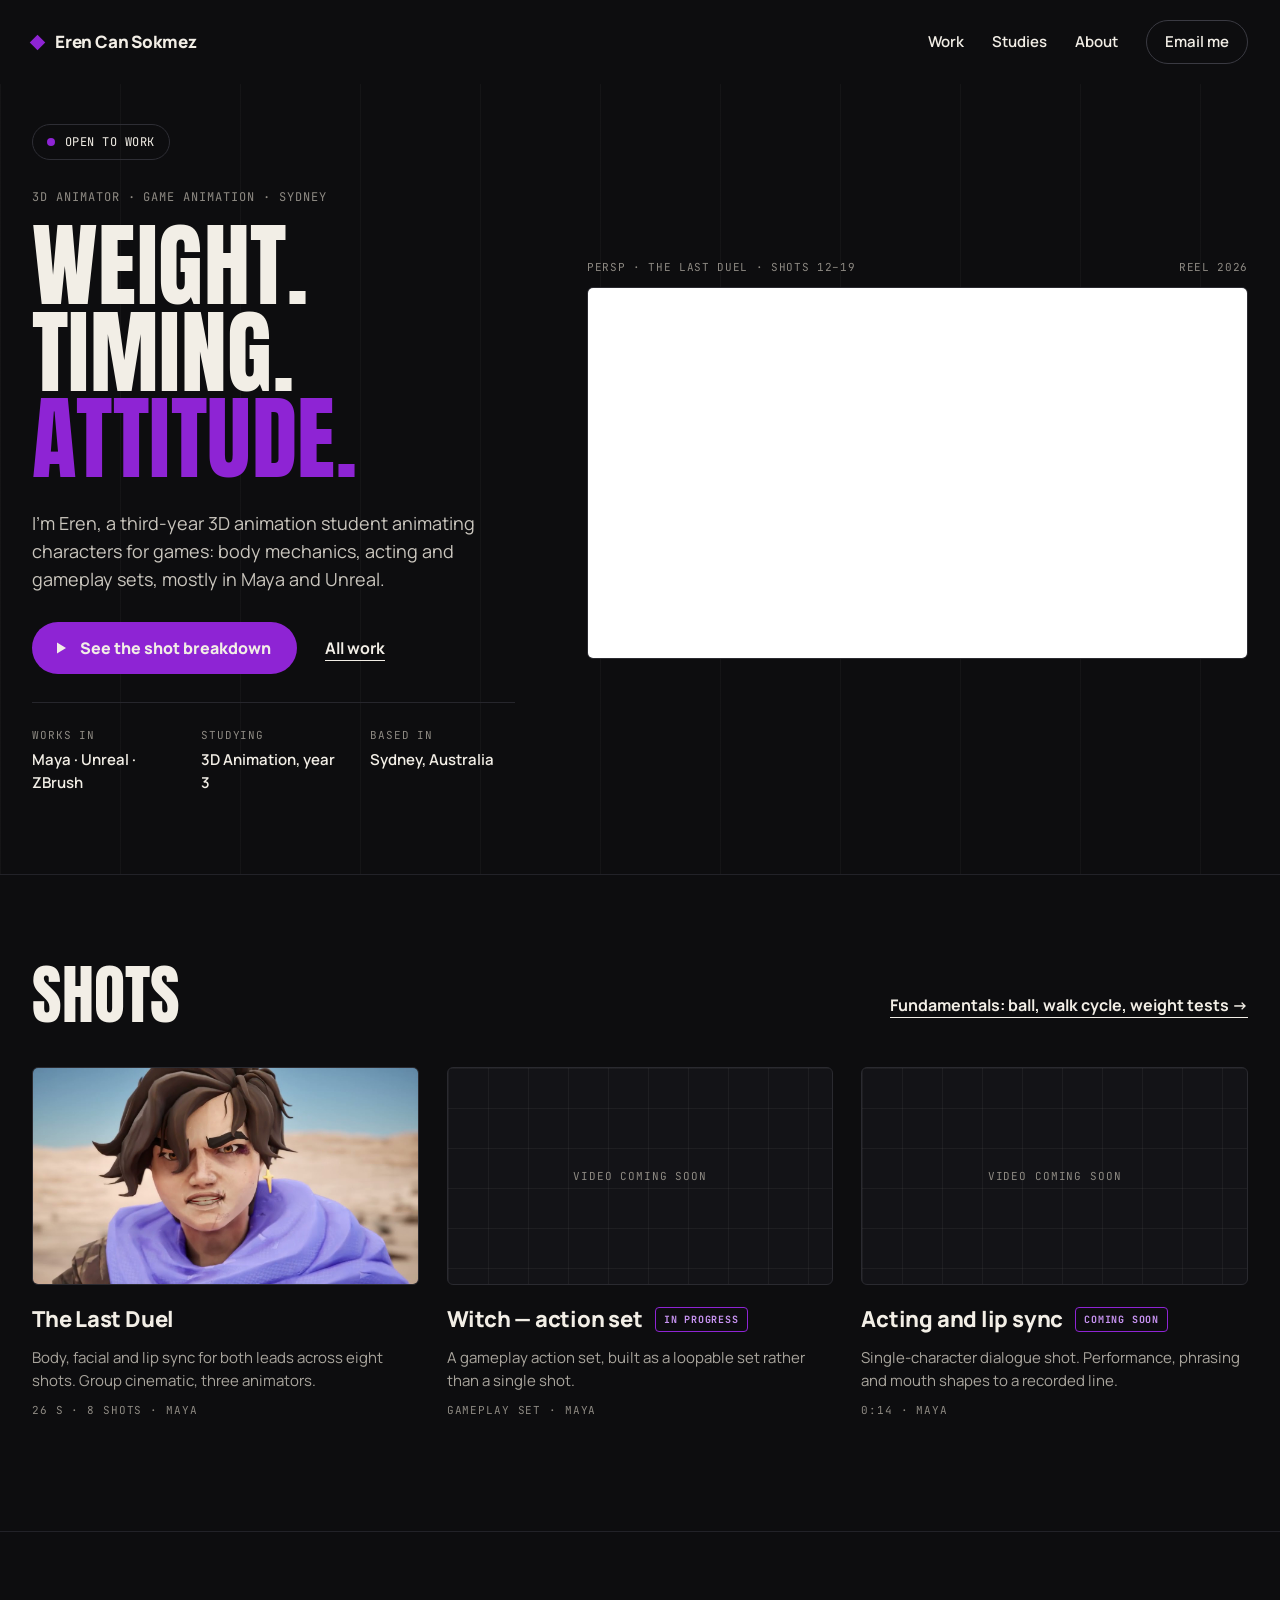
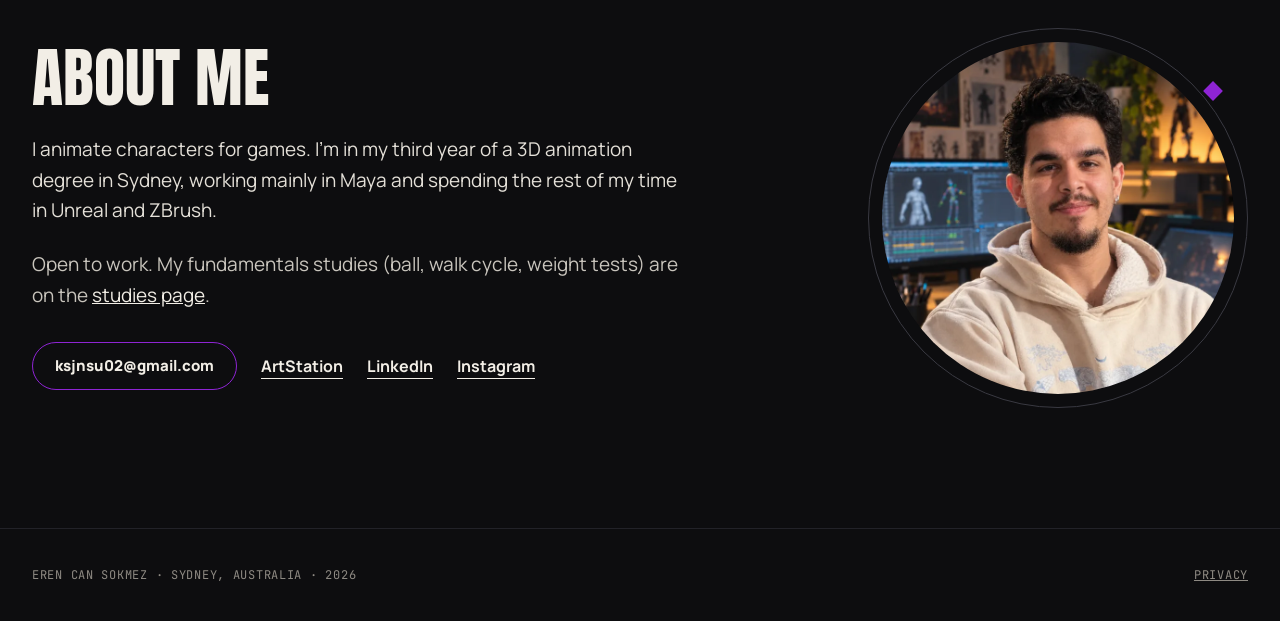
<file: index.html>
<!DOCTYPE html>
<html lang="en">
<head>
<meta charset="utf-8">
<meta name="viewport" content="width=device-width, initial-scale=1">
<title>Eren Can Sokmez — 3D Animator</title>
<meta name="description" content="Game animation portfolio. Sydney, Australia.">
<link rel="preconnect" href="https://fonts.googleapis.com">
<link rel="preconnect" href="https://fonts.gstatic.com" crossorigin>
<link href="https://fonts.googleapis.com/css2?family=Anton&family=JetBrains+Mono:wght@400;500;700&family=Manrope:wght@400;500;600;700;800&display=swap" rel="stylesheet">
<link rel="stylesheet" href="styles.css">
</head>
<body>

<header class="wrap masthead">
  <a class="mark" href="index.html">Eren Can Sokmez</a>
  <nav aria-label="Primary">
    <a href="#work">Work</a>
    <a href="fundamentals.html">Studies</a>
    <a href="#about">About</a>
    <a class="pill-link" href="#about" data-email="moc.liamg@20usnjsk">Email me</a>
  </nav>
</header>

<main>

<!-- ============ HERO ============ -->
<section class="hero">
  <div class="wrap hero-inner">

    <div class="hero-copy">
      <span class="status-pill"><span class="dot" aria-hidden="true"></span>Open to work</span>
      <div class="hero-title">
        <p class="label">3D animator · Game animation · Sydney</p>
        <h1>
          <span class="visually-hidden">Eren Can Sokmez, 3D animator: </span>
          <span class="rise">Weight.</span>
          <span class="rise">Timing.</span>
          <span class="rise accent">Attitude.</span>
        </h1>
      </div>
      <p class="lead">I'm Eren, a third-year 3D animation student animating characters for games: body mechanics, acting and gameplay sets, mostly in Maya and Unreal.</p>
      <div class="cta-row">
        <a class="btn" href="last-duel.html">
          <svg aria-hidden="true" width="14" height="14" viewBox="0 0 14 14"><path d="M3 1.5v11l9-5.5z" fill="currentColor"/></svg>
          See the shot breakdown
        </a>
        <a class="text-link" href="#work">All work</a>
      </div>
      <dl class="facts-row">
        <div><dt>Works in</dt><dd>Maya · Unreal · ZBrush</dd></div>
        <div><dt>Studying</dt><dd>3D Animation, year 3</dd></div>
        <div><dt>Based in</dt><dd>Sydney, Australia</dd></div>
      </dl>
    </div>

    <div class="reel" id="reel">
      <div class="vp-bar">
        <span>persp · The Last Duel · shots 12–19</span>
        <span>Reel 2026</span>
      </div>
      <!-- Plays only Eren's shots (1:29–1:55 of the group film) and loops them.
           To change the section, edit start/end in the address AND data-start/data-end. -->
      <div class="frame">
        <iframe id="reel-player"
                src="https://www.youtube-nocookie.com/embed/w487xuELWTc?start=89&end=115&autoplay=1&mute=1&playsinline=1&rel=0&modestbranding=1&enablejsapi=1"
                data-start="89" data-end="115"
                title="The Last Duel — Eren's shots 12 to 19"
                allow="autoplay; fullscreen; picture-in-picture"
                allowfullscreen></iframe>
      </div>
      <div class="timeline-wrap" data-timeline hidden>
        <div class="timeline">
        <button type="button" class="tl-btn" data-state="paused" aria-label="Play reel">
          <svg class="i-pause" aria-hidden="true" width="14" height="14" viewBox="0 0 14 14"><path d="M3.5 2v10M10.5 2v10" stroke="currentColor" stroke-width="2.2" stroke-linecap="round"/></svg>
          <svg class="i-play" aria-hidden="true" width="14" height="14" viewBox="0 0 14 14"><path d="M3.5 1.5v11l9-5.5z" fill="currentColor"/></svg>
        </button>
        <div class="tl">
          <div class="tl-ruler" aria-hidden="true"></div>
          <div class="tl-fill" aria-hidden="true"></div>
          <div class="tl-nums" aria-hidden="true">
            <span style="left:0">1:29</span>
            <span style="left:23.08%">1:35</span>
            <span style="left:50%">1:42</span>
            <span style="left:73.08%">1:48</span>
            <span style="left:100%">1:55</span>
          </div>
          <div class="tl-head" aria-hidden="true"></div>
          <label for="reel-scrub" class="visually-hidden">Scrub through the reel frame by frame</label>
          <input id="reel-scrub" type="range" min="0" max="624" step="1" value="0">
        </div>
        <div class="tl-read">
          <strong><span data-frame>001</span><span class="of"> / <span data-total>624</span></span></strong>
          <small>24 fps</small>
        </div>
        </div>
        <p class="caption">Drag the timeline to scrub my shots frame by frame</p>
      </div>
    </div>

  </div>
</section>

<!-- ============ SHOTS — duplicate an <li> for each new piece ============ -->
<section class="section" id="work">
  <div class="wrap">
    <div class="section-head">
      <h2 class="display">Shots</h2>
      <a class="text-link" href="fundamentals.html">Fundamentals: ball, walk cycle, weight tests →</a>
    </div>
    <ul class="shots">

      <li class="shot">
        <a href="last-duel.html">
          <div class="frame"><img src="images/last-duel.jpg" alt="Still from The Last Duel"></div>
          <div class="shot-body">
            <h3>The Last Duel</h3>
            <p>Body, facial and lip sync for both leads across eight shots. Group cinematic, three animators.</p>
            <p class="meta">26 s · 8 shots · Maya</p>
          </div>
        </a>
      </li>

      <li class="shot">
        <a href="witch.html">
          <div class="frame grid-bg"><span class="tile-label">Video coming soon</span></div>
          <div class="shot-body">
            <div class="title-row"><h3>Witch — action set</h3><span class="badge">In progress</span></div>
            <p>A gameplay action set, built as a loopable set rather than a single shot.</p>
            <p class="meta">Gameplay set · Maya</p>
          </div>
        </a>
      </li>

      <li class="shot">
        <a href="acting-lipsync.html">
          <div class="frame grid-bg"><span class="tile-label">Video coming soon</span></div>
          <div class="shot-body">
            <div class="title-row"><h3>Acting and lip sync</h3><span class="badge">Coming soon</span></div>
            <p>Single-character dialogue shot. Performance, phrasing and mouth shapes to a recorded line.</p>
            <p class="meta">0:14 · Maya</p>
          </div>
        </a>
      </li>

    </ul>
  </div>
</section>

<!-- ============ ABOUT ============ -->
<section class="divided" id="about">
  <div class="wrap about">
    <div class="about-text">
      <h2 class="display">About me</h2>
      <p>I animate characters for games. I'm in my third year of a 3D animation degree in Sydney, working mainly in Maya and spending the rest of my time in Unreal and ZBrush.</p>
      <p class="quiet">Open to work. My fundamentals studies (ball, walk cycle, weight tests) are on the <a href="fundamentals.html">studies page</a>.</p>
      <div class="contact-row">
        <span class="email-pill"><span class="email" title="Written in reverse: read it backwards, or turn on JavaScript for a clickable link.">moc.liamg@20usnjsk</span></span>
        <a class="text-link" href="https://www.artstation.com/kosajin5" target="_blank" rel="noopener noreferrer">ArtStation</a>
        <a class="text-link" href="https://www.linkedin.com/in/eren-can-sokmez-076795239/" target="_blank" rel="noopener noreferrer">LinkedIn</a>
        <a class="text-link" href="https://www.instagram.com/kosajin3d/" target="_blank" rel="noopener noreferrer">Instagram</a>
      </div>
    </div>
    <div class="portrait-wrap">
      <div class="portrait">
        <img src="images/eren-portrait.webp" width="760" height="760" loading="lazy" alt="Eren Can Sokmez at his desk, with a Maya rig on the monitor behind him">
      </div>
    </div>
  </div>
</section>

</main>

<footer class="site-foot">
  <div class="wrap">
    <p>Eren Can Sokmez · Sydney, Australia · 2026</p>
    <a href="privacy.html">Privacy</a>
  </div>
</footer>

<script src="script.js"></script>
</body>
</html>
</file>
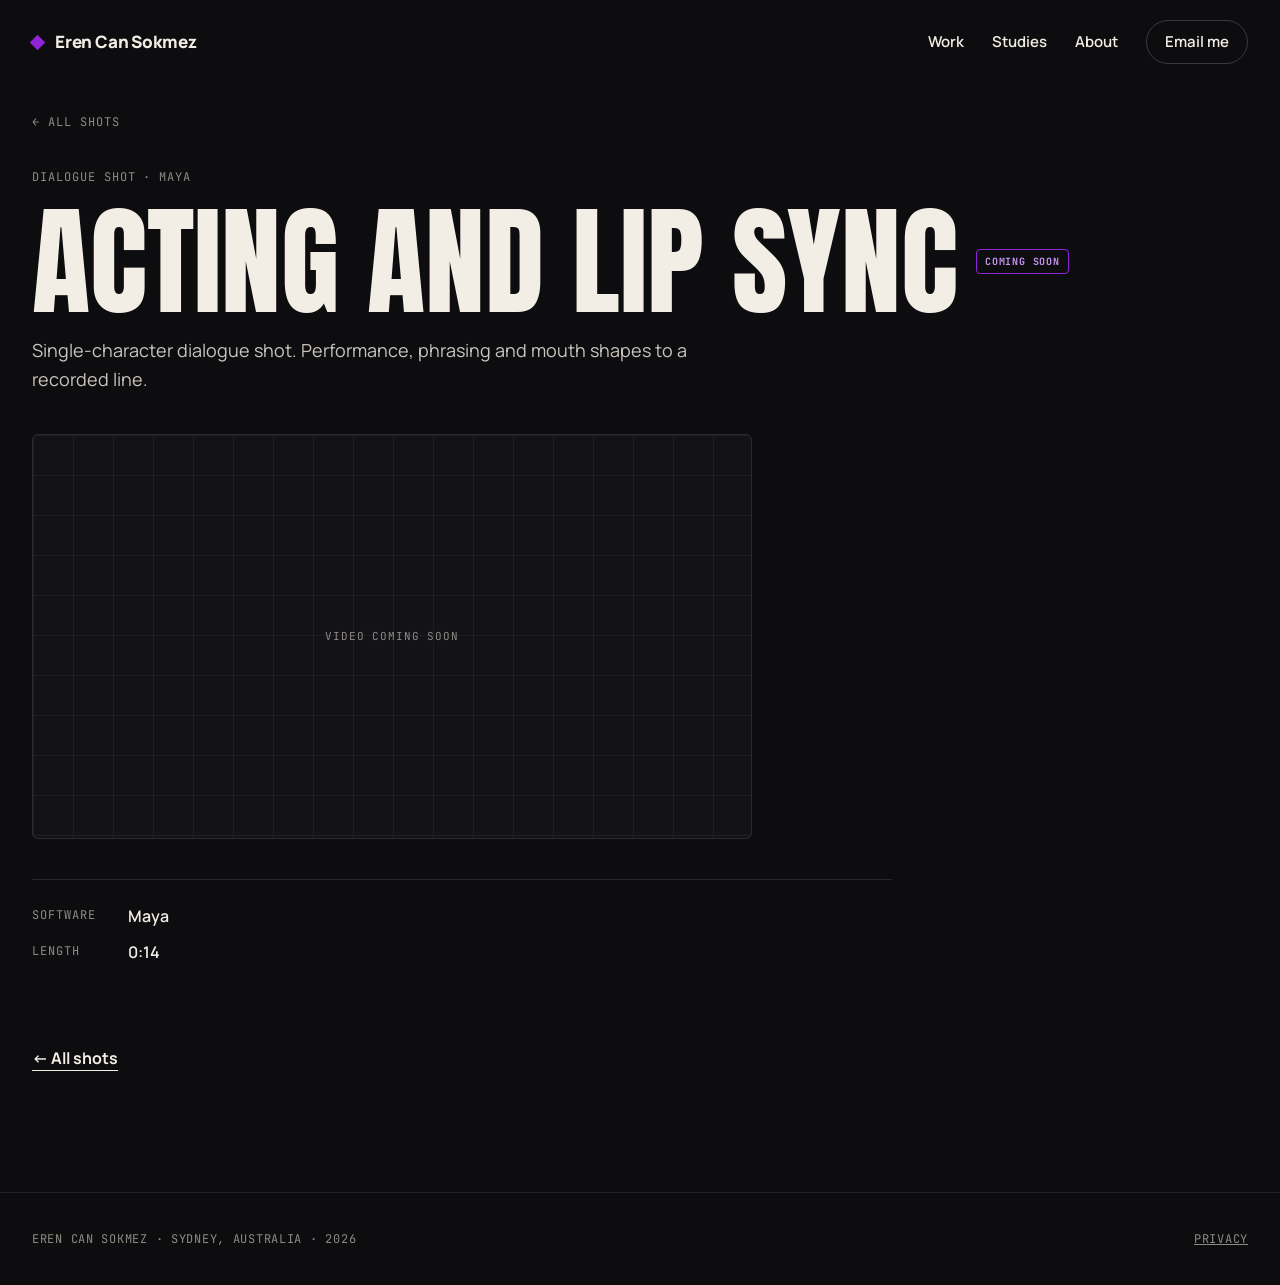
<file: acting-lipsync.html>
<!DOCTYPE html>
<html lang="en">
<head>
<meta charset="utf-8">
<meta name="viewport" content="width=device-width, initial-scale=1">
<title>Acting and lip sync — Eren Can Sokmez</title>
<link rel="preconnect" href="https://fonts.googleapis.com">
<link rel="preconnect" href="https://fonts.gstatic.com" crossorigin>
<link href="https://fonts.googleapis.com/css2?family=Anton&family=JetBrains+Mono:wght@400;500;700&family=Manrope:wght@400;500;600;700;800&display=swap" rel="stylesheet">
<link rel="stylesheet" href="styles.css">
</head>
<body>

<header class="wrap masthead">
  <a class="mark" href="index.html">Eren Can Sokmez</a>
  <nav aria-label="Primary">
    <a href="index.html#work">Work</a>
    <a href="fundamentals.html">Studies</a>
    <a href="index.html#about">About</a>
    <a class="pill-link" href="index.html#about" data-email="moc.liamg@20usnjsk">Email me</a>
  </nav>
</header>

<main class="wrap page">

  <a class="crumb" href="index.html#work">&larr; All shots</a>

  <div class="page-head">
    <p class="label">Dialogue shot · Maya</p>
    <div class="title-row"><h1>Acting and lip sync</h1><span class="badge">Coming soon</span></div>
    <p class="intro">Single-character dialogue shot. Performance, phrasing and mouth shapes to a recorded line.</p>
  </div>

  <!-- When the video is on YouTube, swap this tile for:
       <iframe src="https://www.youtube-nocookie.com/embed/VIDEO_ID?rel=0&modestbranding=1"
               title="Acting and lip sync" allow="fullscreen; picture-in-picture"
               allowfullscreen loading="lazy"></iframe> -->
  <div class="frame grid-bg"><span class="tile-label">Video coming soon</span></div>

  <dl class="facts">
    <dt>Software</dt><dd>Maya</dd>
    <dt>Length</dt><dd>0:14</dd>
  </dl>

  <p class="back"><a class="text-link" href="index.html#work">&larr; All shots</a></p>

</main>

<footer class="site-foot">
  <div class="wrap">
    <p>Eren Can Sokmez · Sydney, Australia · 2026</p>
    <a href="privacy.html">Privacy</a>
  </div>
</footer>

<script src="script.js"></script>
</body>
</html>
</file>
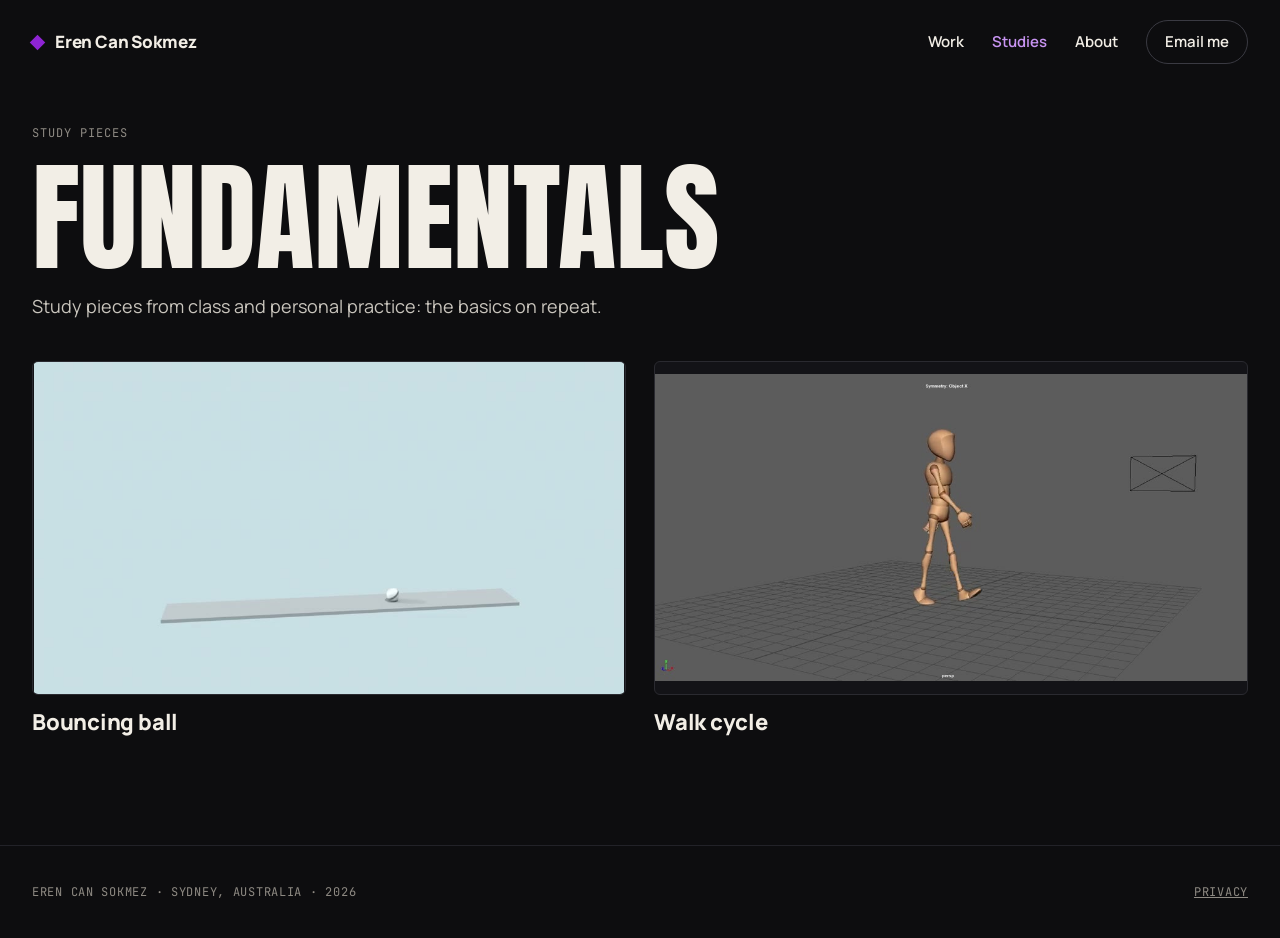
<file: fundamentals.html>
<!DOCTYPE html>
<html lang="en">
<head>
<meta charset="utf-8">
<meta name="viewport" content="width=device-width, initial-scale=1">
<title>Fundamentals — Eren Can Sokmez</title>
<meta name="description" content="Animation fundamentals studies: bouncing ball, walk cycle, weight tests.">
<link rel="preconnect" href="https://fonts.googleapis.com">
<link rel="preconnect" href="https://fonts.gstatic.com" crossorigin>
<link href="https://fonts.googleapis.com/css2?family=Anton&family=JetBrains+Mono:wght@400;500;700&family=Manrope:wght@400;500;600;700;800&display=swap" rel="stylesheet">
<link rel="stylesheet" href="styles.css">
</head>
<body>

<header class="wrap masthead">
  <a class="mark" href="index.html">Eren Can Sokmez</a>
  <nav aria-label="Primary">
    <a href="index.html#work">Work</a>
    <a href="fundamentals.html" aria-current="page">Studies</a>
    <a href="index.html#about">About</a>
    <a class="pill-link" href="index.html#about" data-email="moc.liamg@20usnjsk">Email me</a>
  </nav>
</header>

<main class="wrap page">

  <div class="page-head">
    <p class="label">Study pieces</p>
    <h1>Fundamentals</h1>
    <p class="intro">Study pieces from class and personal practice: the basics on repeat.</p>
  </div>

  <!-- ============ STUDIES — duplicate an <li> for each new clip ============ -->
  <ul class="studies">

    <li class="study">
      <div class="frame">
        <video class="auto-clip" autoplay muted loop playsinline preload="metadata"
               aria-label="Bouncing ball study: a ball bouncing along a ramp, silent looping clip"
               poster="images/bouncing-ball-poster.jpg">
          <source src="videos/bouncing-ball-web.mp4" type="video/mp4">
        </video>
      </div>
      <h2>Bouncing ball</h2>
    </li>

    <li class="study">
      <div class="frame">
        <video class="auto-clip" autoplay muted loop playsinline preload="metadata"
               aria-label="Walk cycle study: a mannequin character walking, silent looping clip"
               poster="images/walk-cycle-poster.jpg">
          <source src="videos/walk-cycle-web.mp4" type="video/mp4">
        </video>
      </div>
      <h2>Walk cycle</h2>
    </li>

  </ul>

</main>

<footer class="site-foot">
  <div class="wrap">
    <p>Eren Can Sokmez · Sydney, Australia · 2026</p>
    <a href="privacy.html">Privacy</a>
  </div>
</footer>

<script src="script.js"></script>
</body>
</html>
</file>
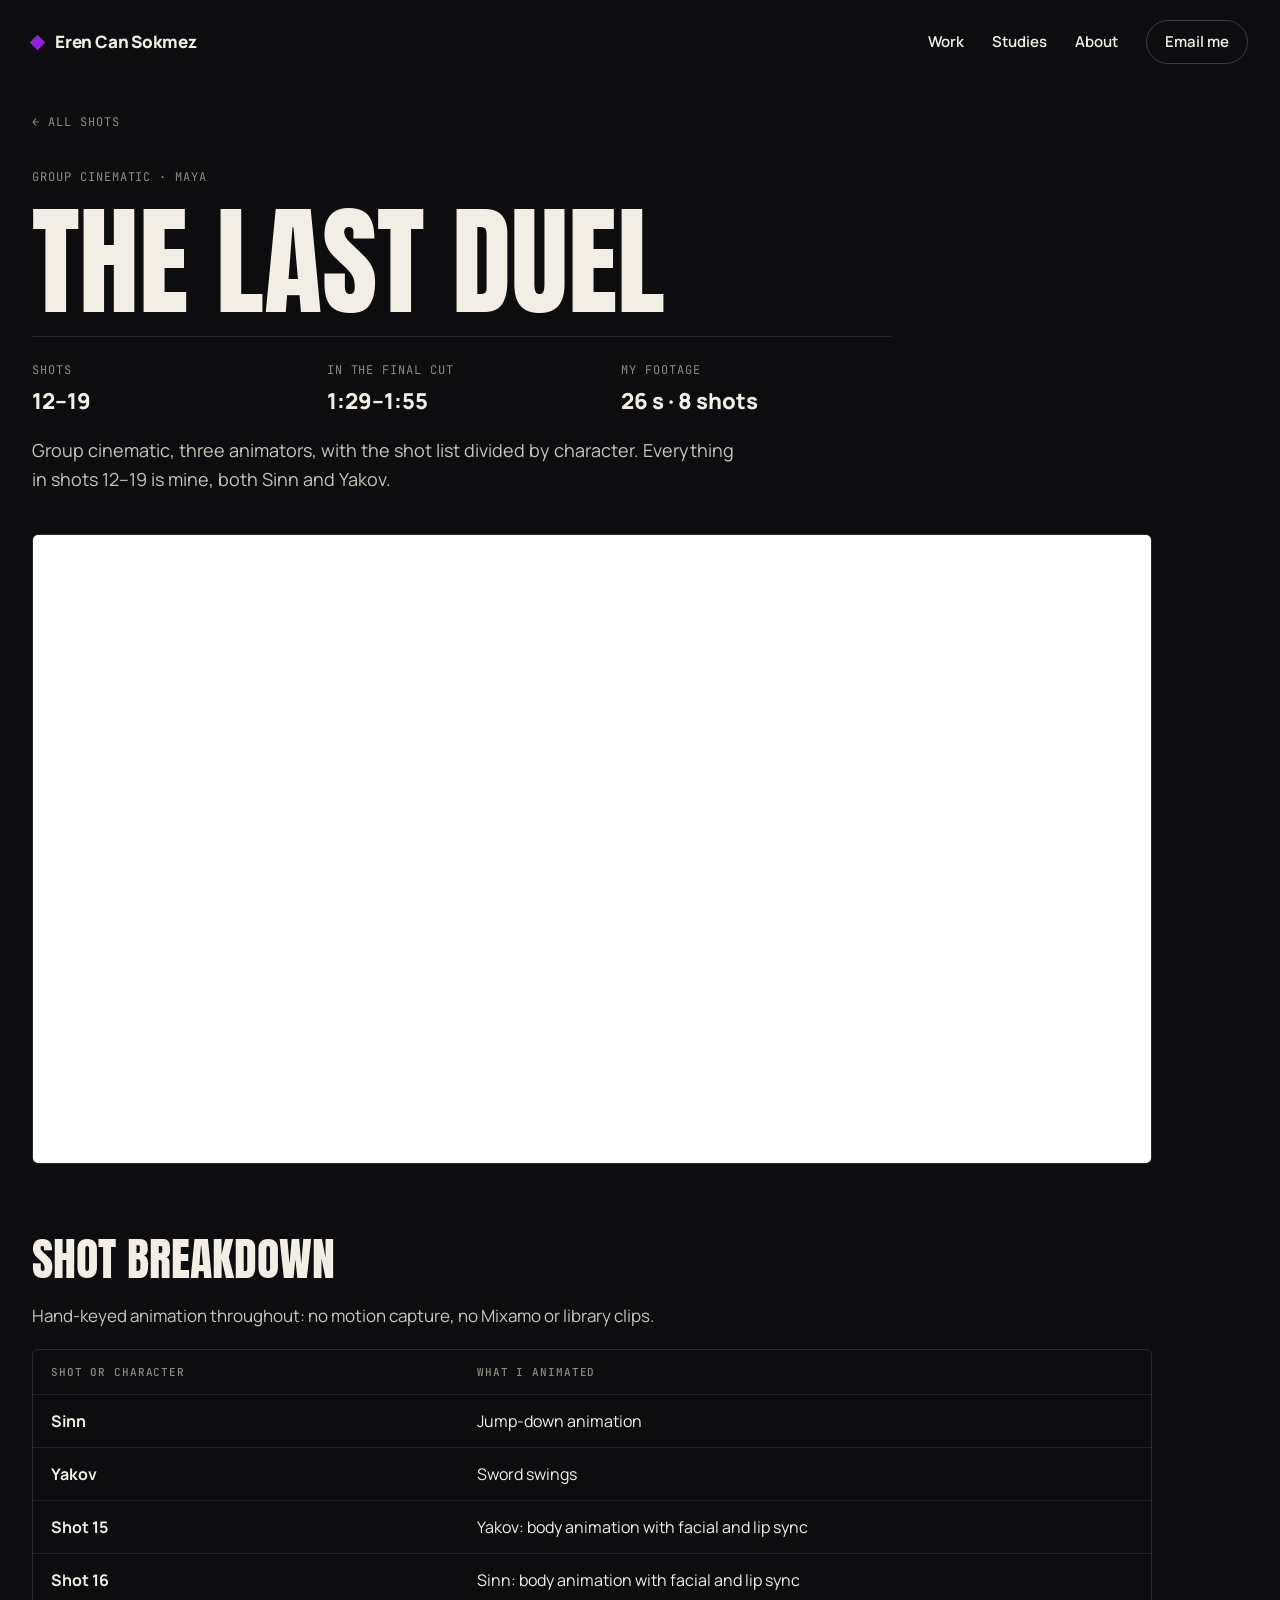
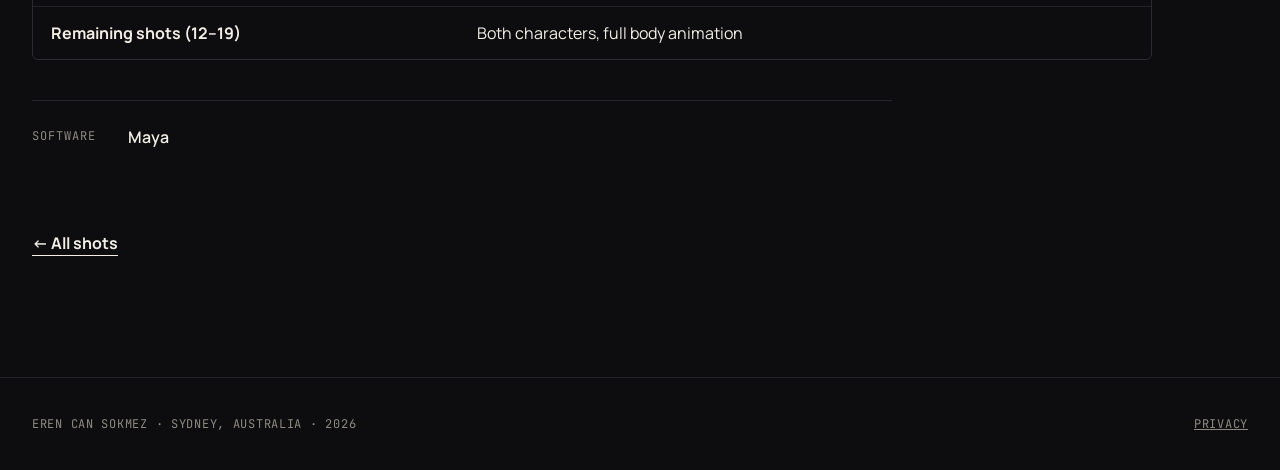
<file: last-duel.html>
<!DOCTYPE html>
<html lang="en">
<head>
<meta charset="utf-8">
<meta name="viewport" content="width=device-width, initial-scale=1">
<title>The Last Duel — Eren Can Sokmez</title>
<link rel="preconnect" href="https://fonts.googleapis.com">
<link rel="preconnect" href="https://fonts.gstatic.com" crossorigin>
<link href="https://fonts.googleapis.com/css2?family=Anton&family=JetBrains+Mono:wght@400;500;700&family=Manrope:wght@400;500;600;700;800&display=swap" rel="stylesheet">
<link rel="stylesheet" href="styles.css">
</head>
<body>

<header class="wrap masthead">
  <a class="mark" href="index.html">Eren Can Sokmez</a>
  <nav aria-label="Primary">
    <a href="index.html#work">Work</a>
    <a href="fundamentals.html">Studies</a>
    <a href="index.html#about">About</a>
    <a class="pill-link" href="index.html#about" data-email="moc.liamg@20usnjsk">Email me</a>
  </nav>
</header>

<main class="wrap page">

  <a class="crumb" href="index.html#work">&larr; All shots</a>

  <div class="page-head">
    <p class="label">Group cinematic · Maya</p>
    <h1>The Last Duel</h1>
    <div class="stats">
      <div><span class="label">Shots</span><span class="v">12–19</span></div>
      <div><span class="label">In the final cut</span><span class="v">1:29–1:55</span></div>
      <div><span class="label">My footage</span><span class="v">26 s · 8 shots</span></div>
    </div>
    <p class="intro">Group cinematic, three animators, with the shot list divided by character.
       Everything in shots 12–19 is mine, both Sinn and Yakov.</p>
  </div>

  <!-- Full group film on YouTube. start/end (in seconds) play just Eren's
       shots (1:29–1:55) by default. Change these if the edit changes. -->
  <div class="frame">
    <iframe src="https://www.youtube-nocookie.com/embed/w487xuELWTc?start=89&end=115&rel=0&modestbranding=1"
            title="The Last Duel — final animation"
            allow="fullscreen; picture-in-picture"
            allowfullscreen loading="lazy"></iframe>
  </div>

  <h2>Shot breakdown</h2>

  <p class="claim">Hand-keyed animation throughout: no motion capture, no Mixamo or library clips.</p>

  <div class="table-wrap">
    <table>
      <thead>
        <tr><th scope="col">Shot or character</th><th scope="col">What I animated</th></tr>
      </thead>
      <tbody>
        <tr><td>Sinn</td><td>Jump-down animation</td></tr>
        <tr><td>Yakov</td><td>Sword swings</td></tr>
        <tr><td>Shot 15</td><td>Yakov: body animation with facial and lip sync</td></tr>
        <tr><td>Shot 16</td><td>Sinn: body animation with facial and lip sync</td></tr>
        <tr><td>Remaining shots (12–19)</td><td>Both characters, full body animation</td></tr>
      </tbody>
    </table>
  </div>

  <dl class="facts">
    <dt>Software</dt><dd>Maya</dd>
  </dl>

  <p class="back"><a class="text-link" href="index.html#work">&larr; All shots</a></p>

</main>

<footer class="site-foot">
  <div class="wrap">
    <p>Eren Can Sokmez · Sydney, Australia · 2026</p>
    <a href="privacy.html">Privacy</a>
  </div>
</footer>

<script src="script.js"></script>
</body>
</html>
</file>
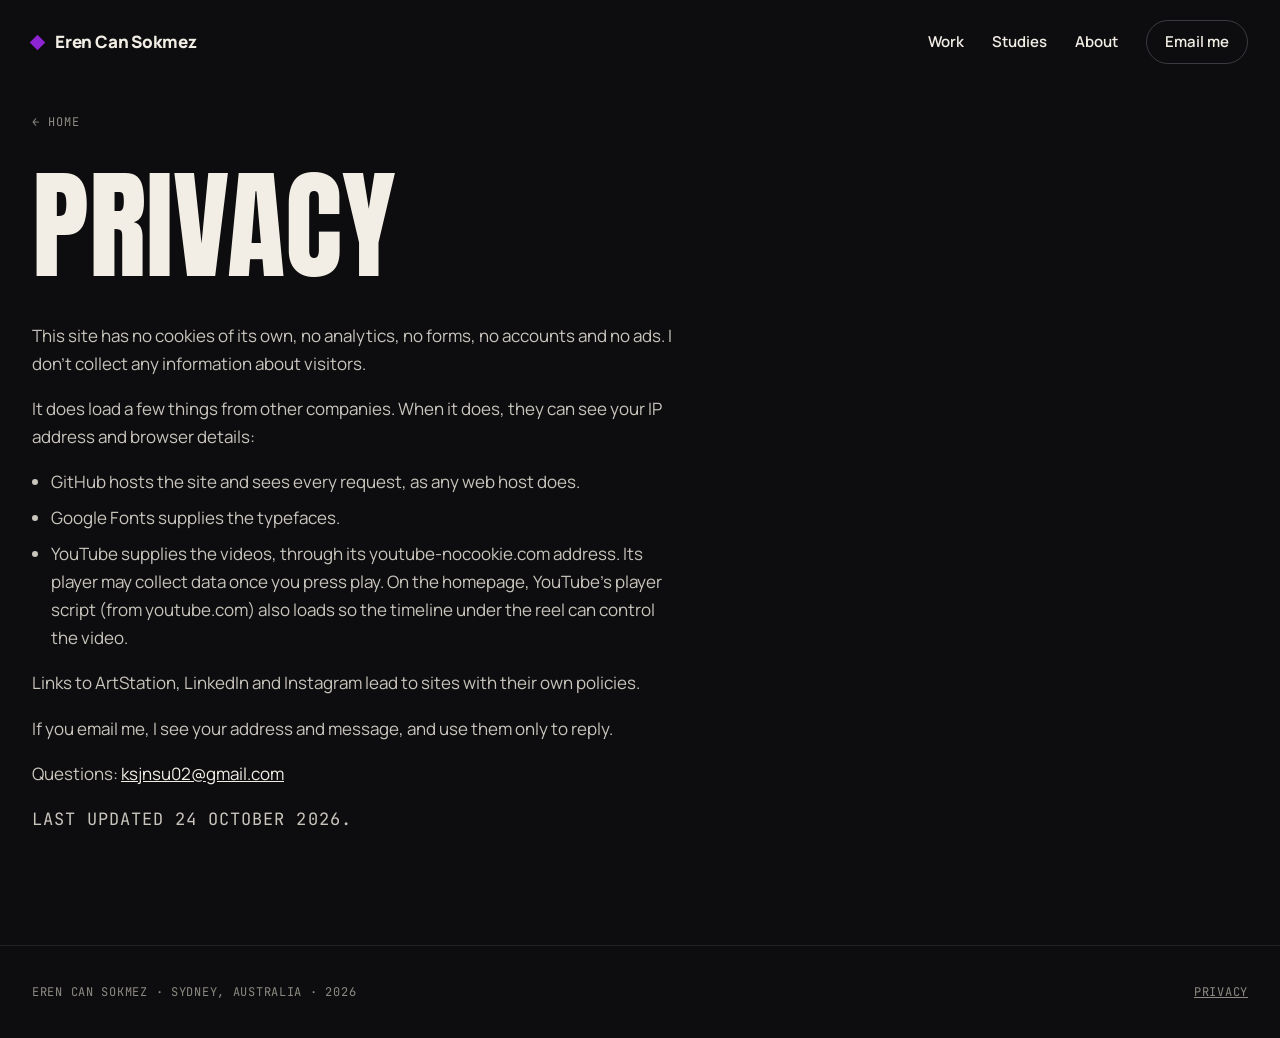
<file: privacy.html>
<!DOCTYPE html>
<html lang="en">
<head>
<meta charset="utf-8">
<meta name="viewport" content="width=device-width, initial-scale=1">
<title>Privacy — Eren Can Sokmez</title>
<link rel="preconnect" href="https://fonts.googleapis.com">
<link rel="preconnect" href="https://fonts.gstatic.com" crossorigin>
<link href="https://fonts.googleapis.com/css2?family=Anton&family=JetBrains+Mono:wght@400;500;700&family=Manrope:wght@400;500;600;700;800&display=swap" rel="stylesheet">
<link rel="stylesheet" href="styles.css">
</head>
<body>

<header class="wrap masthead">
  <a class="mark" href="index.html">Eren Can Sokmez</a>
  <nav aria-label="Primary">
    <a href="index.html#work">Work</a>
    <a href="fundamentals.html">Studies</a>
    <a href="index.html#about">About</a>
    <a class="pill-link" href="index.html#about" data-email="moc.liamg@20usnjsk">Email me</a>
  </nav>
</header>

<main class="wrap page">

  <a class="crumb" href="index.html">&larr; Home</a>

  <div class="page-head">
    <h1>Privacy</h1>
  </div>

  <div class="prose">
    <p>This site has no cookies of its own, no analytics, no forms, no accounts
       and no ads. I don't collect any information about visitors.</p>

    <p>It does load a few things from other companies. When it does, they can
       see your IP address and browser details:</p>

    <ul>
      <li>GitHub hosts the site and sees every request, as any web host does.</li>
      <li>Google Fonts supplies the typefaces.</li>
      <li>YouTube supplies the videos, through its youtube-nocookie.com address.
          Its player may collect data once you press play. On the homepage,
          YouTube's player script (from youtube.com) also loads so the timeline
          under the reel can control the video.</li>
    </ul>

    <p>Links to ArtStation, LinkedIn and Instagram lead to sites with their own policies.</p>

    <p>If you email me, I see your address and message, and use them only to
       reply.</p>

    <p>Questions: <span class="email" title="Written in reverse: read it backwards, or turn on JavaScript for a clickable link.">moc.liamg@20usnjsk</span></p>

    <p class="caption">Last updated 24 October 2026.</p>
  </div>

</main>

<footer class="site-foot">
  <div class="wrap">
    <p>Eren Can Sokmez · Sydney, Australia · 2026</p>
    <a href="privacy.html">Privacy</a>
  </div>
</footer>

<script src="script.js"></script>
</body>
</html>
</file>
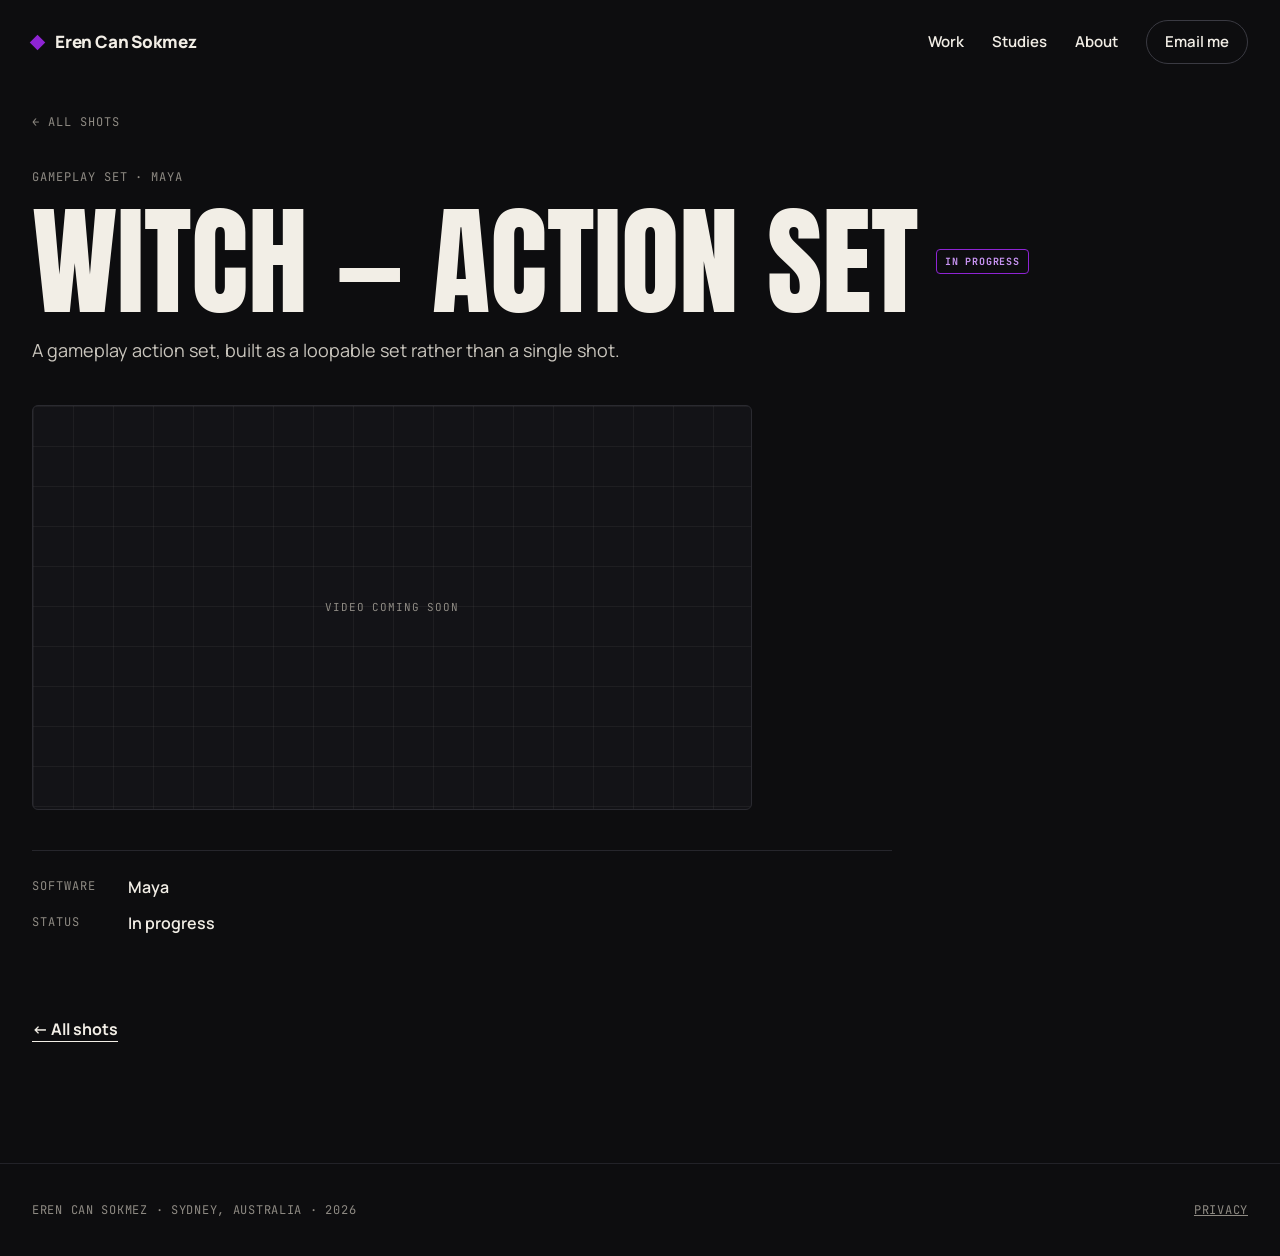
<file: witch.html>
<!DOCTYPE html>
<html lang="en">
<head>
<meta charset="utf-8">
<meta name="viewport" content="width=device-width, initial-scale=1">
<title>Witch — action set — Eren Can Sokmez</title>
<link rel="preconnect" href="https://fonts.googleapis.com">
<link rel="preconnect" href="https://fonts.gstatic.com" crossorigin>
<link href="https://fonts.googleapis.com/css2?family=Anton&family=JetBrains+Mono:wght@400;500;700&family=Manrope:wght@400;500;600;700;800&display=swap" rel="stylesheet">
<link rel="stylesheet" href="styles.css">
</head>
<body>

<header class="wrap masthead">
  <a class="mark" href="index.html">Eren Can Sokmez</a>
  <nav aria-label="Primary">
    <a href="index.html#work">Work</a>
    <a href="fundamentals.html">Studies</a>
    <a href="index.html#about">About</a>
    <a class="pill-link" href="index.html#about" data-email="moc.liamg@20usnjsk">Email me</a>
  </nav>
</header>

<main class="wrap page">

  <a class="crumb" href="index.html#work">&larr; All shots</a>

  <div class="page-head">
    <p class="label">Gameplay set · Maya</p>
    <div class="title-row"><h1>Witch — action set</h1><span class="badge">In progress</span></div>
    <p class="intro">A gameplay action set, built as a loopable set rather than a single shot.</p>
  </div>

  <!-- When the video is on YouTube, swap this tile for:
       <iframe src="https://www.youtube-nocookie.com/embed/VIDEO_ID?rel=0&modestbranding=1"
               title="Witch — action set" allow="fullscreen; picture-in-picture"
               allowfullscreen loading="lazy"></iframe> -->
  <div class="frame grid-bg"><span class="tile-label">Video coming soon</span></div>

  <dl class="facts">
    <dt>Software</dt><dd>Maya</dd>
    <dt>Status</dt><dd>In progress</dd>
  </dl>

  <p class="back"><a class="text-link" href="index.html#work">&larr; All shots</a></p>

</main>

<footer class="site-foot">
  <div class="wrap">
    <p>Eren Can Sokmez · Sydney, Australia · 2026</p>
    <a href="privacy.html">Privacy</a>
  </div>
</footer>

<script src="script.js"></script>
</body>
</html>
</file>
<file: styles.css>
/* ===================================================================
   Eren Can Sokmez — animation portfolio
   Everything visual is controlled from this one file.
   Colours, fonts and widths live in the :root block — change them there.
   =================================================================== */

:root {
  --ink:      #0D0D0F;   /* page background */
  --surface:  #131317;   /* behind videos and tiles */
  --line:     #222228;   /* section dividers */
  --line-2:   #2A2A30;   /* frame borders */
  --line-3:   #3A3A42;   /* stronger borders, timeline ticks */
  --text:     #F2EEE6;   /* main text */
  --text-2:   #C9C5BD;   /* lead paragraphs */
  --text-3:   #A9A59D;   /* card descriptions */
  --muted:    #8E8A83;   /* labels, captions */
  --accent:   #8E24D4;   /* purple: buttons, marks, playhead fill */
  --accent-text: #C894F2;/* purple for small text and link hover */
  --display: "Anton", Impact, "Arial Narrow", sans-serif;
  --mono: "JetBrains Mono", ui-monospace, SFMono-Regular, Menlo, Consolas, monospace;
  --sans: "Manrope", "Segoe UI", system-ui, sans-serif;
  --wrap: 1320px;
  color-scheme: dark;
}

* { box-sizing: border-box; }
html { scroll-behavior: smooth; }
body {
  margin: 0;
  background: var(--ink);
  color: var(--text);
  font-family: var(--sans);
  font-size: 16px;
  line-height: 1.5;
  -webkit-font-smoothing: antialiased;
}
img, video, iframe { display: block; max-width: 100%; }
a { color: var(--text); }
a:hover { color: var(--accent-text); }
a:focus-visible, button:focus-visible { outline: 2px solid var(--text); outline-offset: 3px; }

.wrap { max-width: var(--wrap); margin: 0 auto; padding-inline: 32px; }
.page > .frame, .page .table-wrap { max-width: 1120px; }
.page > .frame.grid-bg { max-width: 720px; }
@media (max-width: 600px) { .wrap { padding-inline: 20px; } }

.visually-hidden {
  position: absolute; width: 1px; height: 1px; overflow: hidden;
  clip: rect(0 0 0 0); white-space: nowrap;
}

.label {
  margin: 0;
  font-family: var(--mono);
  font-size: 12px;
  letter-spacing: 0.08em;
  text-transform: uppercase;
  color: var(--muted);
}

/* ---------- Header ---------- */
.masthead {
  display: flex; flex-wrap: wrap; align-items: center; justify-content: space-between;
  gap: 12px 32px; padding-block: 20px;
}
.mark {
  display: flex; align-items: center; gap: 12px; min-height: 44px;
  text-decoration: none; font-weight: 800; font-size: 17px; letter-spacing: -0.01em;
}
.mark::before {
  content: ""; width: 11px; height: 11px; background: var(--accent); transform: rotate(45deg);
}
.masthead nav {
  display: flex; flex-wrap: wrap; align-items: center; gap: 4px 28px;
  font-size: 15px; font-weight: 600;
}
.masthead nav a { text-decoration: none; min-height: 44px; display: inline-flex; align-items: center; }
.masthead nav a[aria-current="page"] { color: var(--accent-text); }
.pill-link { padding: 0 18px; border: 1px solid var(--line-3); border-radius: 999px; }

/* ---------- Buttons and links ---------- */
.btn {
  display: inline-flex; align-items: center; gap: 12px; min-height: 52px;
  padding: 0 26px 0 22px; background: var(--accent); color: var(--text);
  border-radius: 999px; text-decoration: none; font-weight: 800; font-size: 16px;
  transition: transform 0.12s steps(2, end);
}
.btn:hover { color: var(--text); transform: translateY(-2px); }
.text-link {
  display: inline-flex; align-items: center; min-height: 44px; font-weight: 700;
  text-underline-offset: 6px; text-decoration-thickness: 1px;
}

/* ---------- Homepage hero ---------- */
.hero {
  border-bottom: 1px solid var(--line);
  background-image: repeating-linear-gradient(to right, rgba(242,238,230,0.035) 0 1px, transparent 1px 120px);
}
.hero-inner {
  display: flex; flex-wrap: wrap; align-items: center; gap: 56px 72px;
  padding-block: 40px 80px;
}
.hero-copy { flex: 1 1 420px; min-width: 0; display: flex; flex-direction: column; gap: 28px; }
.status-pill {
  align-self: flex-start; display: inline-flex; align-items: center; gap: 10px;
  padding: 8px 14px; border: 1px solid #2E2E35; border-radius: 999px;
  font-family: var(--mono); font-size: 12px; letter-spacing: 0.04em; text-transform: uppercase;
}
.dot { width: 8px; height: 8px; border-radius: 50%; background: var(--accent); animation: pulse 1.4s steps(2, end) infinite; }
@keyframes pulse { 50% { opacity: 0.2; } }
.hero-title { display: flex; flex-direction: column; gap: 16px; }
.hero h1 {
  margin: 0; font-family: var(--display); font-weight: 400;
  font-size: clamp(64px, 7.2vw, 108px); line-height: 0.94; letter-spacing: 0.005em;
  text-transform: uppercase; display: flex; flex-direction: column;
}
.hero h1 .accent { color: var(--accent); }
.rise { animation: rise 0.6s steps(5, end) both; }
.rise:nth-child(2) { animation-delay: 0.05s; }
.rise:nth-child(3) { animation-delay: 0.25s; }
.rise:nth-child(4) { animation-delay: 0.45s; }
@keyframes rise { from { transform: translateY(55%); opacity: 0; } to { transform: none; opacity: 1; } }
.lead { margin: 0; max-width: 31em; font-size: 18px; line-height: 1.55; color: var(--text-2); text-wrap: pretty; }
.cta-row { display: flex; flex-wrap: wrap; align-items: center; gap: 16px 28px; }
.facts-row {
  margin: 0; padding-top: 24px; border-top: 1px solid #26262C;
  display: grid; grid-template-columns: repeat(auto-fit, minmax(min(130px, 100%), 1fr)); gap: 16px 24px;
}
.facts-row div { display: flex; flex-direction: column; gap: 6px; }
.facts-row dt { font-family: var(--mono); font-size: 11px; letter-spacing: 0.08em; text-transform: uppercase; color: var(--muted); }
.facts-row dd { margin: 0; font-size: 15px; font-weight: 600; }

/* ---------- Reel viewport + timeline ---------- */
.reel { flex: 1.6 1 560px; min-width: 0; display: flex; flex-direction: column; gap: 12px; }
.vp-bar {
  display: flex; flex-wrap: wrap; justify-content: space-between; gap: 4px 16px;
  font-family: var(--mono); font-size: 11px; letter-spacing: 0.06em; text-transform: uppercase; color: var(--muted);
}
.frame {
  position: relative; aspect-ratio: 16 / 9; border: 1px solid var(--line-2);
  border-radius: 6px; overflow: hidden; background: var(--surface);
}
.frame iframe, .frame video, .frame img {
  position: absolute; inset: 0; width: 100%; height: 100%; border: 0;
}
.frame img { object-fit: cover; }
.frame video { object-fit: contain; }
.grid-bg {
  background-color: var(--surface);
  background-image: linear-gradient(rgba(242,238,230,0.05) 1px, transparent 1px),
                    linear-gradient(90deg, rgba(242,238,230,0.05) 1px, transparent 1px);
  background-size: 40px 40px;
}
.tile-label {
  position: absolute; inset: 0; display: grid; place-items: center; padding: 16px; text-align: center;
  font-family: var(--mono); font-size: 11px; letter-spacing: 0.08em; text-transform: uppercase; color: var(--muted);
}

.timeline-wrap { display: flex; flex-direction: column; gap: 12px; }
[data-timeline][hidden] { display: none; }
.timeline { display: flex; align-items: center; gap: 14px; }
.tl-btn {
  flex: none; width: 44px; height: 44px; padding: 0; border-radius: 50%;
  border: 1px solid var(--line-3); background: #17171B; color: var(--text);
  display: grid; place-items: center; cursor: pointer;
}
.tl-btn .i-play { display: none; }
.tl-btn[data-state="paused"] .i-play { display: block; }
.tl-btn[data-state="paused"] .i-pause { display: none; }
.tl { position: relative; flex: 1 1 auto; min-width: 0; height: 44px; border-radius: 4px; }
.tl-ruler {
  position: absolute; left: 0; right: 0; top: 6px; height: 14px;
  background-image: linear-gradient(to right, var(--line-3) 1px, transparent 1px);
  background-size: calc(100% / 26) 100%;
}
.tl-fill { position: absolute; left: 0; top: 10px; height: 6px; width: 0; background: var(--accent); }
.tl-head { position: absolute; top: 0; left: 0; height: 24px; width: 2px; margin-left: -1px; background: var(--text); }
.tl-nums span {
  position: absolute; top: 27px; transform: translateX(-50%);
  font-family: var(--mono); font-size: 10px; color: var(--muted);
}
.tl-nums span:first-child { transform: none; }
.tl-nums span:last-child { transform: translateX(-100%); }
.tl input[type="range"] {
  position: absolute; inset: 0; width: 100%; height: 100%; margin: 0; opacity: 0; cursor: ew-resize;
}
.tl:has(input:focus-visible) { outline: 2px solid var(--text); outline-offset: 4px; }
.tl-read { flex: none; display: flex; flex-direction: column; align-items: flex-end; gap: 2px; font-family: var(--mono); }
.tl-read strong { font-size: 14px; }
.tl-read .of { color: var(--muted); font-weight: 400; }
.tl-read small { font-size: 10px; letter-spacing: 0.08em; text-transform: uppercase; color: var(--muted); }
.caption { margin: 0; font-family: var(--mono); font-size: 11px; letter-spacing: 0.06em; text-transform: uppercase; color: var(--muted); }

/* ---------- Sections ---------- */
.section { padding-block: 88px 112px; }
.section + .section, .divided { border-top: 1px solid var(--line); }
.section-head {
  display: flex; flex-wrap: wrap; align-items: flex-end; justify-content: space-between;
  gap: 12px 32px; margin-bottom: 40px;
}
.display {
  margin: 0; font-family: var(--display); font-weight: 400;
  font-size: clamp(44px, 5vw, 72px); line-height: 1; text-transform: uppercase;
}

/* ---------- Shot cards ---------- */
.shots {
  list-style: none; margin: 0; padding: 0; display: grid;
  grid-template-columns: repeat(auto-fit, minmax(min(340px, 100%), 1fr)); gap: 40px 28px;
}
.shot a {
  display: flex; flex-direction: column; gap: 18px; text-decoration: none; color: var(--text);
  transition: transform 0.16s steps(2, end);
}
.shot a:hover { transform: translateY(-4px); color: var(--text); }
.shot a:hover h3 { text-decoration: underline; text-underline-offset: 5px; text-decoration-thickness: 2px; }
.shot-body { display: flex; flex-direction: column; gap: 10px; }
.title-row { display: flex; flex-wrap: wrap; align-items: center; gap: 8px 12px; }
.shot h3 { margin: 0; font-size: 22px; font-weight: 800; letter-spacing: -0.01em; }
.shot p { margin: 0; font-size: 15px; line-height: 1.55; color: var(--text-3); }
.shot .meta, .meta {
  font-family: var(--mono); font-size: 11px; letter-spacing: 0.08em; text-transform: uppercase; color: var(--muted);
}
.badge {
  padding: 4px 8px; border: 1px solid var(--accent); border-radius: 4px;
  font-family: var(--mono); font-size: 10px; font-weight: 700; letter-spacing: 0.08em;
  text-transform: uppercase; color: var(--accent-text); white-space: nowrap;
}

/* ---------- About ---------- */
.about {
  display: flex; flex-wrap: wrap; align-items: center; justify-content: space-between;
  gap: 56px 72px; padding-block: 96px 120px;
}
.about-text { flex: 1 1 460px; min-width: 0; max-width: 660px; display: flex; flex-direction: column; gap: 24px; }
.about-text p { margin: 0; font-size: 19px; line-height: 1.6; color: #E4E0D8; text-wrap: pretty; }
.about-text p.quiet { color: var(--text-2); }
.contact-row { display: flex; flex-wrap: wrap; align-items: center; gap: 12px 24px; padding-top: 8px; }
.email-pill a, a.email-pill {
  display: inline-flex; align-items: center; min-height: 48px; padding: 0 22px;
  border: 1px solid var(--accent); border-radius: 999px; text-decoration: none; font-weight: 800; font-size: 15px;
}
.email-pill { font-weight: 800; }
.portrait-wrap { flex: 0 1 380px; min-width: 0; display: flex; justify-content: center; }
.portrait { position: relative; width: min(380px, calc(100% - 28px)); aspect-ratio: 1; margin: 14px; }
.portrait::before {
  content: ""; position: absolute; inset: -14px; border: 1px solid var(--line-3); border-radius: 50%;
}
.portrait::after {
  content: ""; position: absolute; top: 12%; right: 4%; width: 14px; height: 14px;
  background: var(--accent); transform: rotate(45deg);
}
.portrait img { width: 100%; height: 100%; object-fit: cover; object-position: 50% 30%; border-radius: 50%; }

/* ---------- Inner pages ---------- */
.page { padding-block: 16px 112px; }
.crumb {
  display: inline-flex; align-items: center; min-height: 44px; text-decoration: none;
  font-family: var(--mono); font-size: 12px; letter-spacing: 0.08em; text-transform: uppercase; color: var(--muted);
}
.page-head { display: flex; flex-direction: column; gap: 18px; margin: 24px 0 40px; }
.page-head h1 {
  margin: 0; font-family: var(--display); font-weight: 400;
  font-size: clamp(44px, 11vw, 120px); line-height: 0.95; text-transform: uppercase; text-wrap: balance;
}
.page-head .title-row { gap: 12px 18px; }
.stats {
  display: grid; grid-template-columns: repeat(auto-fit, minmax(min(180px, 100%), 1fr));
  gap: 16px 24px; padding-top: 24px; border-top: 1px solid #26262C; max-width: 860px;
}
.stats div { display: flex; flex-direction: column; gap: 6px; }
.stats .v { font-size: 22px; font-weight: 800; }
.intro { margin: 0; max-width: 40em; font-size: 18px; line-height: 1.6; color: var(--text-2); text-wrap: pretty; }
.page h2 {
  margin: 72px 0 20px; font-family: var(--display); font-weight: 400;
  font-size: clamp(32px, 3.6vw, 48px); line-height: 1; text-transform: uppercase;
}
.claim { margin: 0 0 20px; max-width: 40em; font-size: 17px; line-height: 1.6; color: var(--text-2); }
.table-wrap { overflow-x: auto; border: 1px solid var(--line-2); border-radius: 6px; }
table { width: 100%; border-collapse: collapse; min-width: 520px; }
th, td { text-align: left; padding: 14px 18px; border-bottom: 1px solid var(--line); vertical-align: top; }
th { font-family: var(--mono); font-size: 11px; font-weight: 500; letter-spacing: 0.08em; text-transform: uppercase; color: var(--muted); }
tr:last-child td { border-bottom: 0; }
td:first-child { font-weight: 700; white-space: nowrap; }
.facts {
  display: grid; grid-template-columns: max-content 1fr; gap: 12px 32px;
  margin: 40px 0 0; padding-top: 24px; border-top: 1px solid #26262C; max-width: 860px;
}
.facts dt { font-family: var(--mono); font-size: 12px; letter-spacing: 0.08em; text-transform: uppercase; color: var(--muted); padding-top: 2px; }
.facts dd { margin: 0; font-weight: 600; }
.back { margin: 72px 0 0; }

/* ---------- Fundamentals ---------- */
.studies {
  list-style: none; margin: 0; padding: 0; display: grid;
  grid-template-columns: repeat(auto-fit, minmax(min(420px, 100%), 1fr)); gap: 40px 28px;
}
.study { display: flex; flex-direction: column; gap: 16px; }
.study h2 { margin: 0; font-family: var(--sans); font-size: 22px; font-weight: 800; letter-spacing: -0.01em; text-transform: none; }

/* ---------- Prose (privacy) ---------- */
.prose { max-width: 40em; }
.prose p, .prose li { font-size: 17px; line-height: 1.65; color: var(--text-2); }
.prose ul { padding-left: 1.2em; }
.prose li + li { margin-top: 8px; }

/* ---------- Footer ---------- */
.site-foot { border-top: 1px solid var(--line); }
.site-foot .wrap {
  display: flex; flex-wrap: wrap; justify-content: space-between; align-items: center; gap: 8px 24px;
  padding-block: 24px; font-family: var(--mono); font-size: 12px; letter-spacing: 0.06em;
  text-transform: uppercase; color: var(--muted);
}
.site-foot p { margin: 0; }
.site-foot a { display: inline-flex; align-items: center; min-height: 44px; color: var(--muted); }
.site-foot a:hover { color: var(--accent-text); }

/* ---------- Visitors who turn motion off ---------- */
@media (prefers-reduced-motion: reduce) {
  html { scroll-behavior: auto; }
  .rise, .dot { animation: none; }
  .btn, .shot a { transition: none; }
}
</file>
